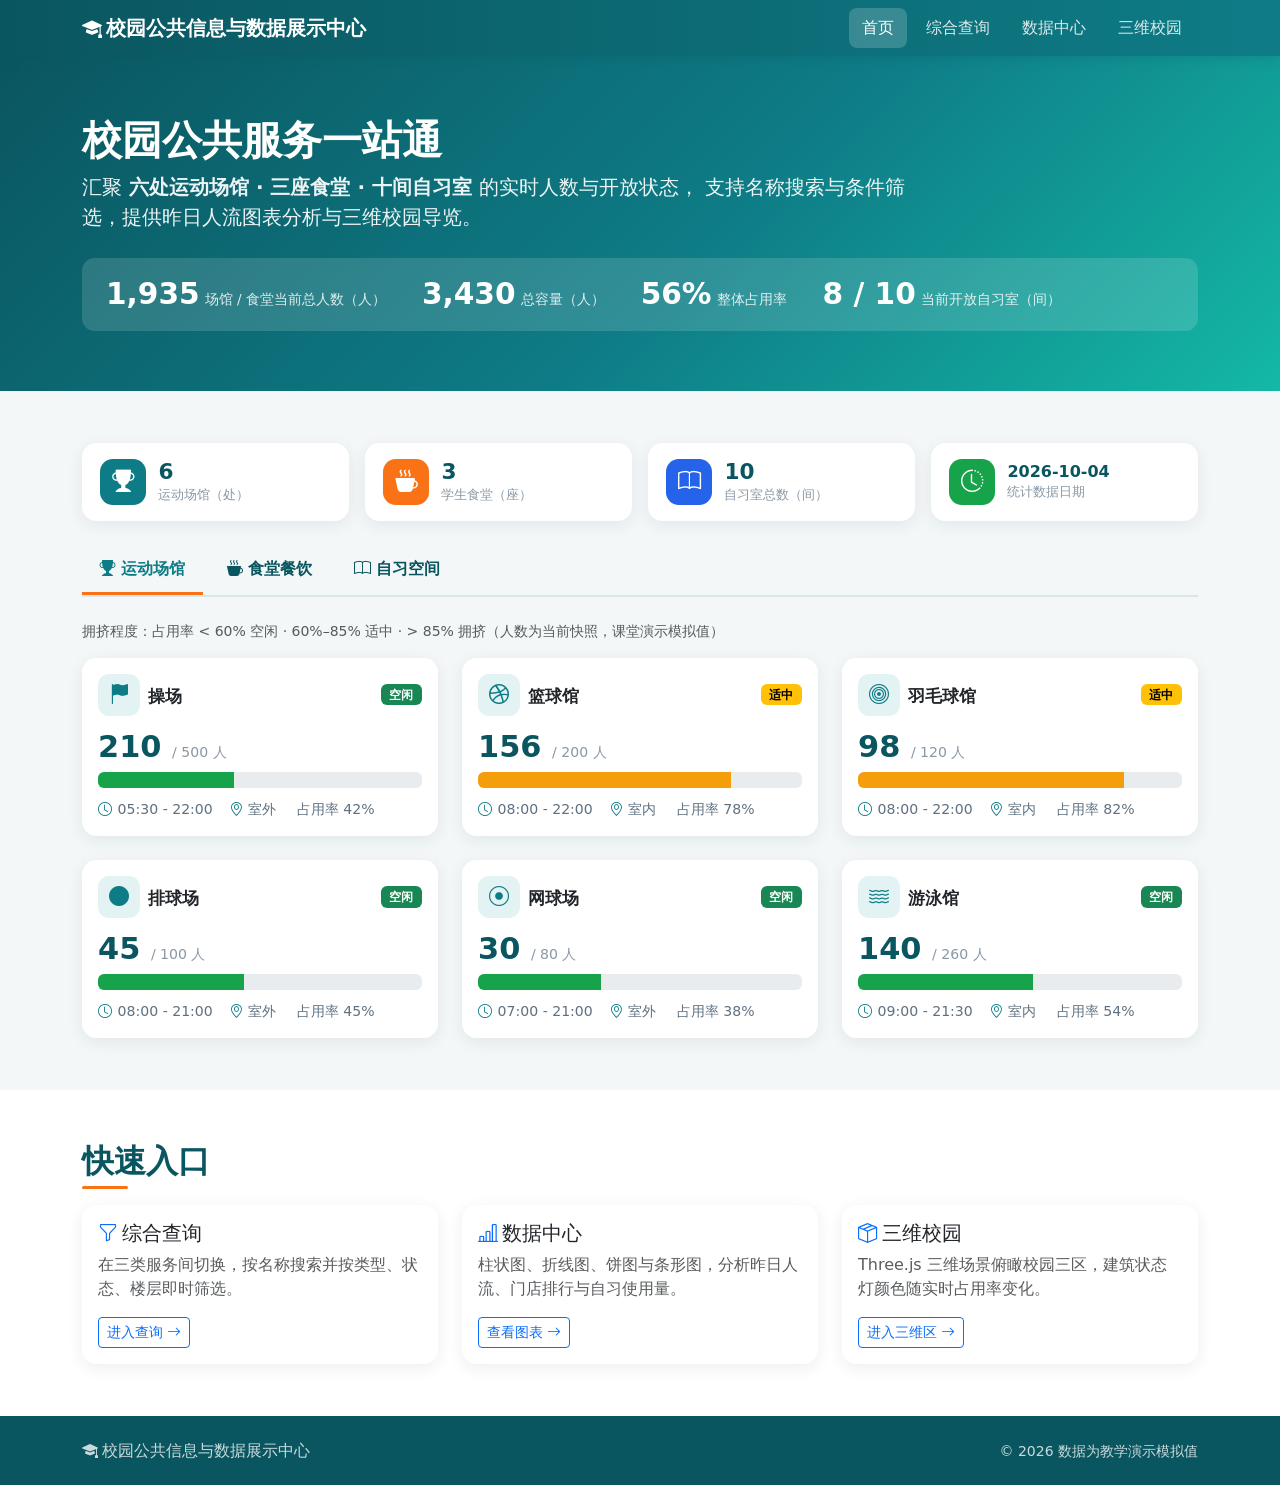
<file: index.html>
<!DOCTYPE html>
<html lang="zh-CN">

<head>
  <meta charset="UTF-8">
  <meta name="viewport" content="width=device-width, initial-scale=1.0">
  <title>校园公共信息与数据展示中心</title>
  <meta name="description" content="校园运动场馆、食堂餐饮与自习空间一体化信息与数据展示中心：实时人数、查询筛选、数据图表与三维校园导览">

  <link href="https://cdn.jsdelivr.net/npm/bootstrap@5.3.3/dist/css/bootstrap.min.css" rel="stylesheet">
  <link href="https://cdn.jsdelivr.net/npm/bootstrap-icons@1.11.3/font/bootstrap-icons.min.css" rel="stylesheet">
  <link href="css/style.css" rel="stylesheet">
</head>

<body>

  <div id="cdn-fail" class="alert alert-danger alert-ribbon d-none" role="alert">
    <i class="bi bi-wifi-off me-1"></i>CDN 资源加载失败（可能处于断网状态），样式或图表可能不可用，请检查网络后刷新页面。
  </div>

  <nav class="navbar navbar-expand-lg navbar-dark brand-nav sticky-top">
    <div class="container">
      <a class="navbar-brand fw-bold" href="index.html">
        <i class="bi bi-mortarboard-fill me-1"></i>校园公共信息与数据展示中心
      </a>
      <button class="navbar-toggler" type="button" data-bs-toggle="collapse" data-bs-target="#navMenu"
        aria-controls="navMenu" aria-expanded="false" aria-label="切换导航">
        <span class="navbar-toggler-icon"></span>
      </button>
      <div class="collapse navbar-collapse" id="navMenu">
        <ul class="navbar-nav ms-auto mb-2 mb-lg-0">
          <li class="nav-item"><a class="nav-link active" aria-current="page" href="index.html">首页</a></li>
          <li class="nav-item"><a class="nav-link" href="query.html">综合查询</a></li>
          <li class="nav-item"><a class="nav-link" href="stats.html">数据中心</a></li>
          <li class="nav-item"><a class="nav-link" href="three-d/scene.html">三维校园</a></li>
        </ul>
      </div>
    </div>
  </nav>

  <header class="hero">
    <div class="container">
      <h1 class="display-6">校园公共服务一站通</h1>
      <p class="lead col-lg-9 mb-0">
        汇聚<span class="fw-bold"> 六处运动场馆 · 三座食堂 · 十间自习室 </span>的实时人数与开放状态，
        支持名称搜索与条件筛选，提供昨日人流图表分析与三维校园导览。
      </p>
      <div class="campus-summary">
        <div class="campus-summary-item">
          <span class="summary-num" id="sum-current">-</span>
          <span class="summary-label">场馆 / 食堂当前总人数（人）</span>
        </div>
        <div class="campus-summary-item">
          <span class="summary-num" id="sum-capacity">-</span>
          <span class="summary-label">总容量（人）</span>
        </div>
        <div class="campus-summary-item">
          <span class="summary-num" id="sum-rate">-</span>
          <span class="summary-label">整体占用率</span>
        </div>
        <div class="campus-summary-item">
          <span class="summary-num" id="sum-rooms">-</span>
          <span class="summary-label">当前开放自习室（间）</span>
        </div>
      </div>
    </div>
  </header>

  <main>
    <!-- 业态速览 -->
    <section class="section">
      <div class="container">
        <div class="row g-3 mb-4">
          <div class="col-6 col-lg-3">
            <div class="mini-stat">
              <span class="mini-icon" style="background:#0e7c86"><i class="bi bi-trophy-fill"></i></span>
              <div>
                <div class="mini-num" id="mini-venues">-</div>
                <div class="mini-label">运动场馆（处）</div>
              </div>
            </div>
          </div>
          <div class="col-6 col-lg-3">
            <div class="mini-stat">
              <span class="mini-icon" style="background:#f97316"><i class="bi bi-cup-hot-fill"></i></span>
              <div>
                <div class="mini-num" id="mini-canteens">-</div>
                <div class="mini-label">学生食堂（座）</div>
              </div>
            </div>
          </div>
          <div class="col-6 col-lg-3">
            <div class="mini-stat">
              <span class="mini-icon" style="background:#2563eb"><i class="bi bi-book"></i></span>
              <div>
                <div class="mini-num" id="mini-rooms">-</div>
                <div class="mini-label">自习室总数（间）</div>
              </div>
            </div>
          </div>
          <div class="col-6 col-lg-3">
            <div class="mini-stat">
              <span class="mini-icon" style="background:#16a34a"><i class="bi bi-clock-history"></i></span>
              <div>
                <div class="mini-num" id="mini-date" style="font-size:1rem">-</div>
                <div class="mini-label">统计数据日期</div>
              </div>
            </div>
          </div>
        </div>

        <ul class="nav nav-pills cat-tabs" id="catTab" role="tablist">
          <li class="nav-item" role="presentation">
            <button class="nav-link active" id="tab-sports" data-bs-toggle="tab" data-bs-target="#pane-sports"
              type="button" role="tab" aria-controls="pane-sports" aria-selected="true">
              <i class="bi bi-trophy-fill"></i>运动场馆
            </button>
          </li>
          <li class="nav-item" role="presentation">
            <button class="nav-link" id="tab-canteen" data-bs-toggle="tab" data-bs-target="#pane-canteen"
              type="button" role="tab" aria-controls="pane-canteen" aria-selected="false">
              <i class="bi bi-cup-hot-fill"></i>食堂餐饮
            </button>
          </li>
          <li class="nav-item" role="presentation">
            <button class="nav-link" id="tab-room" data-bs-toggle="tab" data-bs-target="#pane-room"
              type="button" role="tab" aria-controls="pane-room" aria-selected="false">
              <i class="bi bi-book"></i>自习空间
            </button>
          </li>
        </ul>

        <div class="tab-content pt-4">
          <div class="tab-pane fade show active" id="pane-sports" role="tabpanel" aria-labelledby="tab-sports">
            <p class="text-muted small mb-3">
              拥挤程度：占用率 &lt; 60% 空闲 · 60%–85% 适中 · &gt; 85% 拥挤（人数为当前快照，课堂演示模拟值）
            </p>
            <div id="venue-list" class="row g-4"></div>
          </div>
          <div class="tab-pane fade" id="pane-canteen" role="tabpanel" aria-labelledby="tab-canteen">
            <p class="text-muted small mb-3">
              三座食堂的当前在堂人数与占用率，门店客流排行与分时段人流请见“数据中心”。
            </p>
            <div id="canteen-list" class="row g-4"></div>
          </div>
          <div class="tab-pane fade" id="pane-room" role="tabpanel" aria-labelledby="tab-room">
            <p class="text-muted small mb-3">
              进度条表示本周使用量相对最高自习室的比例；维护或闭馆的自习室以灰色卡片展示。
            </p>
            <div id="room-list" class="row g-4"></div>
          </div>
        </div>

        <div id="data-empty" class="placeholder-block d-none mt-3">
          <i class="bi bi-inboxes"></i>
          <p class="mb-0">暂无数据，请检查 data/data.json 内容后刷新页面。</p>
        </div>
      </div>
    </section>

    <!-- 快速入口 -->
    <section class="section section-alt">
      <div class="container">
        <h2 class="section-title">快速入口</h2>
        <div class="row g-4 pt-2">
          <div class="col-sm-6 col-lg-4">
            <div class="card service-card">
              <div class="card-body">
                <h5><i class="bi bi-funnel me-1 text-primary"></i>综合查询</h5>
                <p class="text-muted mb-3">在三类服务间切换，按名称搜索并按类型、状态、楼层即时筛选。</p>
                <a href="query.html" class="btn btn-sm btn-outline-primary">进入查询 <i class="bi bi-arrow-right"></i></a>
              </div>
            </div>
          </div>
          <div class="col-sm-6 col-lg-4">
            <div class="card service-card">
              <div class="card-body">
                <h5><i class="bi bi-bar-chart-line me-1 text-primary"></i>数据中心</h5>
                <p class="text-muted mb-3">柱状图、折线图、饼图与条形图，分析昨日人流、门店排行与自习使用量。</p>
                <a href="stats.html" class="btn btn-sm btn-outline-primary">查看图表 <i class="bi bi-arrow-right"></i></a>
              </div>
            </div>
          </div>
          <div class="col-sm-6 col-lg-4">
            <div class="card service-card">
              <div class="card-body">
                <h5><i class="bi bi-box-seam me-1 text-primary"></i>三维校园</h5>
                <p class="text-muted mb-3">Three.js 三维场景俯瞰校园三区，建筑状态灯颜色随实时占用率变化。</p>
                <a href="three-d/scene.html" class="btn btn-sm btn-outline-primary">进入三维区 <i class="bi bi-arrow-right"></i></a>
              </div>
            </div>
          </div>
        </div>
      </div>
    </section>
  </main>

  <footer class="site-footer">
    <div class="container d-flex flex-column flex-md-row justify-content-between align-items-center gap-2">
      <span class="mb-0"><i class="bi bi-mortarboard-fill me-1"></i>校园公共信息与数据展示中心</span>
      <span class="mb-0"><small>© <span id="year"></span> 数据为教学演示模拟值</small></span>
    </div>
  </footer>

  <script src="https://cdn.jsdelivr.net/npm/jquery@3.7.1/dist/jquery.min.js"></script>
  <script src="https://cdn.jsdelivr.net/npm/bootstrap@5.3.3/dist/js/bootstrap.bundle.min.js"></script>
  <script src="js/common.js"></script>
  <script src="js/index.js"></script>
  <script>
    window.addEventListener('load', function () {
      if (!window.jQuery || !window.bootstrap || !window.CampusData) {
        document.getElementById('cdn-fail').classList.remove('d-none');
      }
    });
  </script>
</body>

</html>
</file>
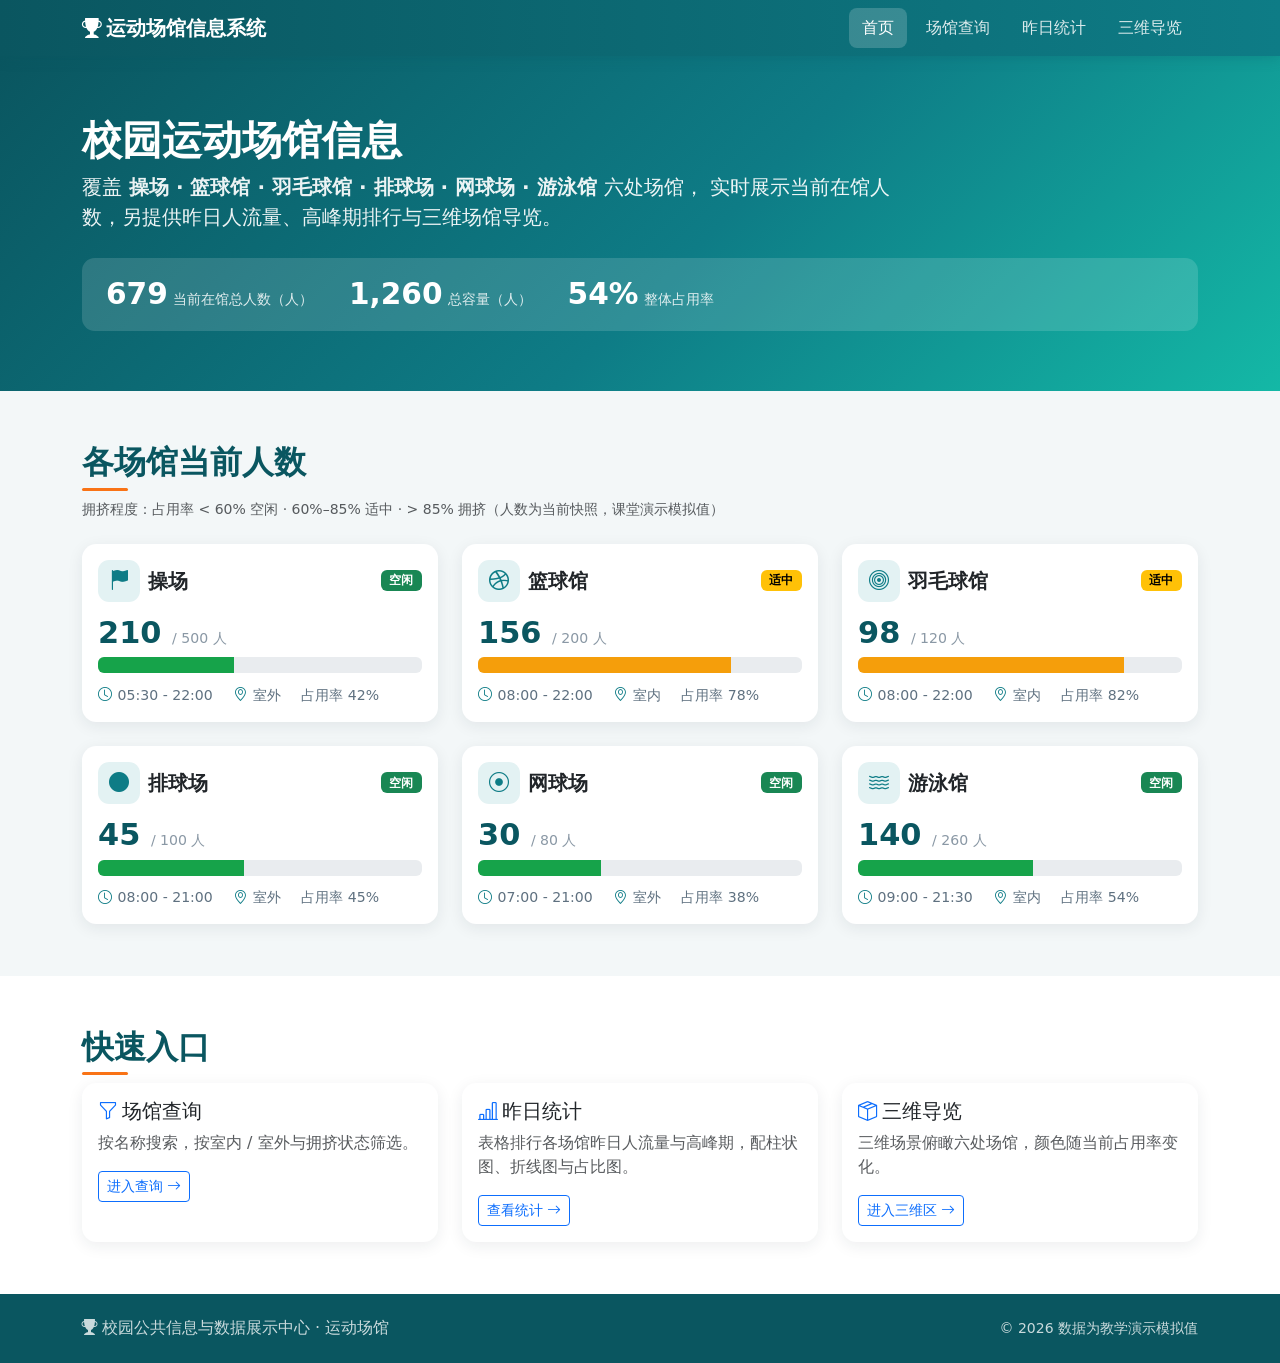
<file: sports/index.html>
<!DOCTYPE html>
<html lang="zh-CN">

<head>
  <meta charset="UTF-8">
  <meta name="viewport" content="width=device-width, initial-scale=1.0">
  <title>校园运动场馆信息系统</title>
  <meta name="description" content="校园公共信息与数据展示中心 · 运动场馆：实时在馆人数、昨日人流量与高峰期排行、三维场馆导览">

  <link href="https://cdn.jsdelivr.net/npm/bootstrap@5.3.3/dist/css/bootstrap.min.css" rel="stylesheet">
  <link href="https://cdn.jsdelivr.net/npm/bootstrap-icons@1.11.3/font/bootstrap-icons.min.css" rel="stylesheet">
  <link href="css/style.css" rel="stylesheet">
</head>

<body>

  <div id="cdn-fail" class="alert alert-danger alert-ribbon d-none" role="alert">
    <i class="bi bi-wifi-off me-1"></i>CDN 资源加载失败（可能处于断网状态），样式或图表可能不可用，请检查网络后刷新页面。
  </div>

  <nav class="navbar navbar-expand-lg navbar-dark brand-nav sticky-top">
    <div class="container">
      <a class="navbar-brand fw-bold" href="index.html">
        <i class="bi bi-trophy-fill me-1"></i>运动场馆信息系统
      </a>
      <button class="navbar-toggler" type="button" data-bs-toggle="collapse" data-bs-target="#navMenu"
        aria-controls="navMenu" aria-expanded="false" aria-label="切换导航">
        <span class="navbar-toggler-icon"></span>
      </button>
      <div class="collapse navbar-collapse" id="navMenu">
        <ul class="navbar-nav ms-auto mb-2 mb-lg-0">
          <li class="nav-item"><a class="nav-link active" aria-current="page" href="index.html">首页</a></li>
          <li class="nav-item"><a class="nav-link" href="venues.html">场馆查询</a></li>
          <li class="nav-item"><a class="nav-link" href="stats.html">昨日统计</a></li>
          <li class="nav-item"><a class="nav-link" href="three-d/scene.html">三维导览</a></li>
        </ul>
      </div>
    </div>
  </nav>

  <header class="hero">
    <div class="container">
      <h1 class="display-6">校园运动场馆信息</h1>
      <p class="lead col-lg-9 mb-0">
        覆盖<span class="fw-bold"> 操场 · 篮球馆 · 羽毛球馆 · 排球场 · 网球场 · 游泳馆 </span>六处场馆，
        实时展示当前在馆人数，另提供昨日人流量、高峰期排行与三维场馆导览。
      </p>
      <div class="campus-summary">
        <div class="campus-summary-item">
          <span class="summary-num" id="sum-current">-</span>
          <span class="summary-label">当前在馆总人数（人）</span>
        </div>
        <div class="campus-summary-item">
          <span class="summary-num" id="sum-capacity">-</span>
          <span class="summary-label">总容量（人）</span>
        </div>
        <div class="campus-summary-item">
          <span class="summary-num" id="sum-rate">-</span>
          <span class="summary-label">整体占用率</span>
        </div>
      </div>
    </div>
  </header>

  <main>
    <section class="section">
      <div class="container">
        <h2 class="section-title">各场馆当前人数</h2>
        <p class="text-muted small mb-4">
          拥挤程度：占用率 &lt; 60% 空闲 · 60%–85% 适中 · &gt; 85% 拥挤（人数为当前快照，课堂演示模拟值）
        </p>
        <div id="venue-list" class="row g-4"></div>
        <div id="venue-empty" class="placeholder-block d-none">
          <i class="bi bi-inboxes"></i>
          <p class="mb-0">暂无场馆数据，请检查 data/data.json 内容后刷新页面。</p>
        </div>
      </div>
    </section>

    <section class="section section-alt">
      <div class="container">
        <h2 class="section-title">快速入口</h2>
        <div class="row g-4">
          <div class="col-sm-6 col-lg-4">
            <div class="card venue-card">
              <div class="card-body">
                <h5><i class="bi bi-funnel me-1 text-primary"></i>场馆查询</h5>
                <p class="text-muted mb-3">按名称搜索，按室内 / 室外与拥挤状态筛选。</p>
                <a href="venues.html" class="btn btn-sm btn-outline-primary">进入查询 <i class="bi bi-arrow-right"></i></a>
              </div>
            </div>
          </div>
          <div class="col-sm-6 col-lg-4">
            <div class="card venue-card">
              <div class="card-body">
                <h5><i class="bi bi-bar-chart-line me-1 text-primary"></i>昨日统计</h5>
                <p class="text-muted mb-3">表格排行各场馆昨日人流量与高峰期，配柱状图、折线图与占比图。</p>
                <a href="stats.html" class="btn btn-sm btn-outline-primary">查看统计 <i class="bi bi-arrow-right"></i></a>
              </div>
            </div>
          </div>
          <div class="col-sm-6 col-lg-4">
            <div class="card venue-card">
              <div class="card-body">
                <h5><i class="bi bi-box-seam me-1 text-primary"></i>三维导览</h5>
                <p class="text-muted mb-3">三维场景俯瞰六处场馆，颜色随当前占用率变化。</p>
                <a href="three-d/scene.html" class="btn btn-sm btn-outline-primary">进入三维区 <i class="bi bi-arrow-right"></i></a>
              </div>
            </div>
          </div>
        </div>
      </div>
    </section>
  </main>

  <footer class="site-footer">
    <div class="container d-flex flex-column flex-md-row justify-content-between align-items-center gap-2">
      <span class="mb-0"><i class="bi bi-trophy-fill me-1"></i>校园公共信息与数据展示中心 · 运动场馆</span>
      <span class="mb-0"><small>© <span id="year"></span> 数据为教学演示模拟值</small></span>
    </div>
  </footer>

  <script src="https://cdn.jsdelivr.net/npm/jquery@3.7.1/dist/jquery.min.js"></script>
  <script src="https://cdn.jsdelivr.net/npm/bootstrap@5.3.3/dist/js/bootstrap.bundle.min.js"></script>
  <script src="js/common.js"></script>
  <script src="js/index.js"></script>
  <script>
    window.addEventListener('load', function () {
      if (!window.jQuery || !window.bootstrap || !window.SportsData) {
        document.getElementById('cdn-fail').classList.remove('d-none');
      }
    });
  </script>
</body>

</html>
</file>
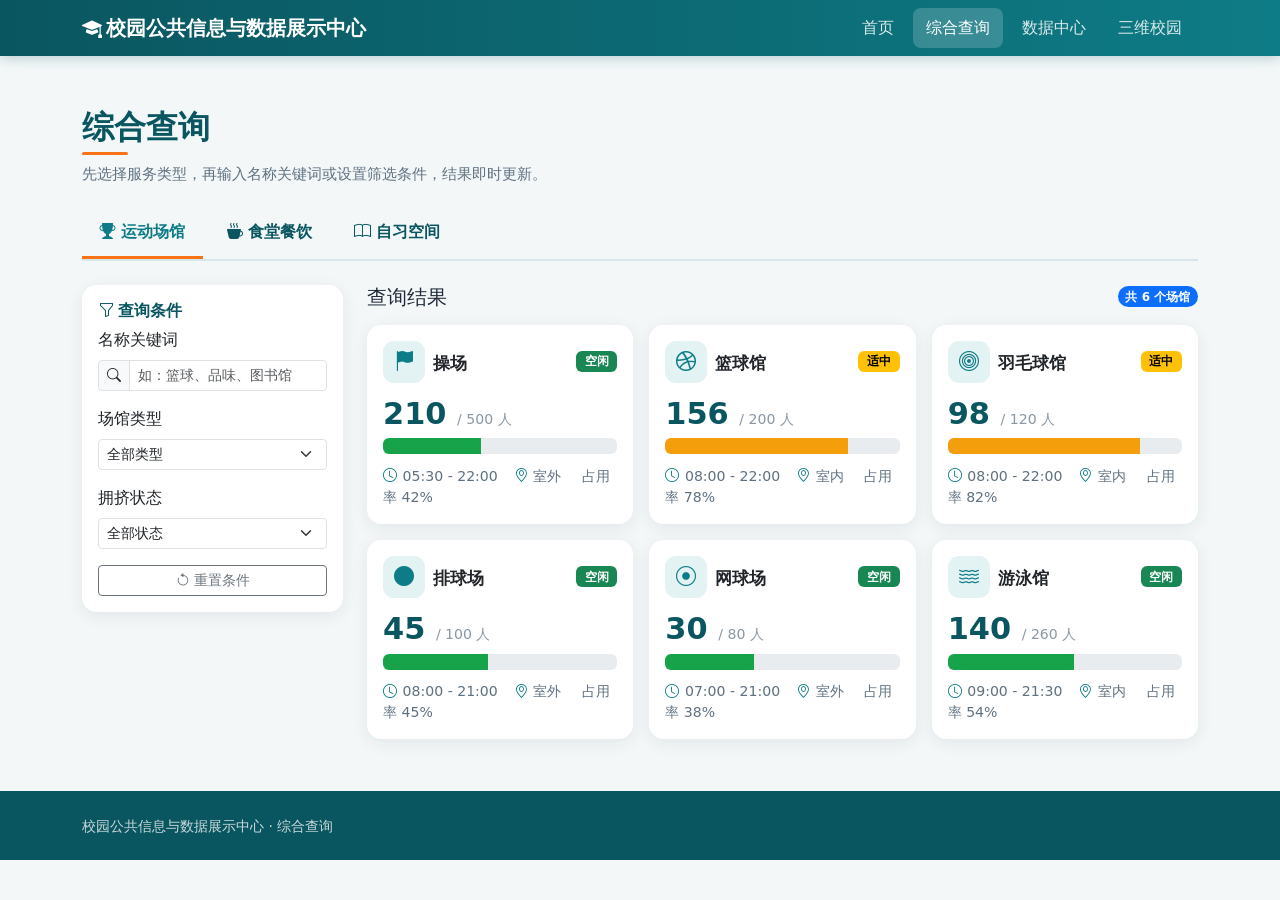
<file: query.html>
<!DOCTYPE html>
<html lang="zh-CN">

<head>
  <meta charset="UTF-8">
  <meta name="viewport" content="width=device-width, initial-scale=1.0">
  <title>综合查询 · 校园公共信息与数据展示中心</title>
  <meta name="description" content="在运动场馆、食堂、自习室之间切换，按名称搜索并按类型、拥挤状态、楼层、开放状态筛选">

  <link href="https://cdn.jsdelivr.net/npm/bootstrap@5.3.3/dist/css/bootstrap.min.css" rel="stylesheet">
  <link href="https://cdn.jsdelivr.net/npm/bootstrap-icons@1.11.3/font/bootstrap-icons.min.css" rel="stylesheet">
  <link href="css/style.css" rel="stylesheet">
</head>

<body>

  <div id="cdn-fail" class="alert alert-danger alert-ribbon d-none" role="alert">
    <i class="bi bi-wifi-off me-1"></i>CDN 资源加载失败（可能处于断网状态），请检查网络后刷新页面。
  </div>

  <nav class="navbar navbar-expand-lg navbar-dark brand-nav sticky-top">
    <div class="container">
      <a class="navbar-brand fw-bold" href="index.html"><i class="bi bi-mortarboard-fill me-1"></i>校园公共信息与数据展示中心</a>
      <button class="navbar-toggler" type="button" data-bs-toggle="collapse" data-bs-target="#navMenu"
        aria-controls="navMenu" aria-expanded="false" aria-label="切换导航">
        <span class="navbar-toggler-icon"></span>
      </button>
      <div class="collapse navbar-collapse" id="navMenu">
        <ul class="navbar-nav ms-auto mb-2 mb-lg-0">
          <li class="nav-item"><a class="nav-link" href="index.html">首页</a></li>
          <li class="nav-item"><a class="nav-link active" aria-current="page" href="query.html">综合查询</a></li>
          <li class="nav-item"><a class="nav-link" href="stats.html">数据中心</a></li>
          <li class="nav-item"><a class="nav-link" href="three-d/scene.html">三维校园</a></li>
        </ul>
      </div>
    </div>
  </nav>

  <main class="section">
    <div class="container">
      <h2 class="section-title">综合查询</h2>
      <p class="section-sub mb-4">先选择服务类型，再输入名称关键词或设置筛选条件，结果即时更新。</p>

      <ul class="nav nav-pills cat-tabs" id="catTab" role="tablist">
        <li class="nav-item" role="presentation">
          <button class="nav-link active" data-cat="sports" type="button" role="tab" aria-selected="true">
            <i class="bi bi-trophy-fill"></i>运动场馆
          </button>
        </li>
        <li class="nav-item" role="presentation">
          <button class="nav-link" data-cat="canteen" type="button" role="tab" aria-selected="false">
            <i class="bi bi-cup-hot-fill"></i>食堂餐饮
          </button>
        </li>
        <li class="nav-item" role="presentation">
          <button class="nav-link" data-cat="rooms" type="button" role="tab" aria-selected="false">
            <i class="bi bi-book"></i>自习空间
          </button>
        </li>
      </ul>

      <div class="row g-4 pt-4">
        <!-- 筛选条件 -->
        <div class="col-lg-3">
          <div class="card filter-card">
            <div class="card-body">
              <h6 class="filter-title"><i class="bi bi-funnel me-1"></i>查询条件</h6>

              <label for="q-name" class="form-label">名称关键词</label>
              <div class="input-group input-group-sm mb-3">
                <span class="input-group-text"><i class="bi bi-search"></i></span>
                <input id="q-name" type="search" class="form-control" placeholder="如：篮球、品味、图书馆">
              </div>

              <!-- 运动场馆条件 -->
              <div class="filter-group active" data-group="sports">
                <label for="q-type" class="form-label">场馆类型</label>
                <select id="q-type" class="form-select form-select-sm mb-3">
                  <option value="all" selected>全部类型</option>
                  <option value="室内">室内</option>
                  <option value="室外">室外</option>
                </select>

                <label for="q-level" class="form-label">拥挤状态</label>
                <select id="q-level" class="form-select form-select-sm mb-3">
                  <option value="all" selected>全部状态</option>
                  <option value="ok">空闲</option>
                  <option value="warn">适中</option>
                  <option value="busy">拥挤</option>
                </select>
              </div>

              <!-- 食堂条件 -->
              <div class="filter-group" data-group="canteen">
                <label for="q-clevel" class="form-label">拥挤状态</label>
                <select id="q-clevel" class="form-select form-select-sm mb-3">
                  <option value="all" selected>全部状态</option>
                  <option value="ok">空闲</option>
                  <option value="warn">适中</option>
                  <option value="busy">拥挤</option>
                </select>
              </div>

              <!-- 自习室条件 -->
              <div class="filter-group" data-group="rooms">
                <label for="q-floor" class="form-label">所在楼层</label>
                <select id="q-floor" class="form-select form-select-sm mb-3">
                  <option value="all" selected>全部楼层</option>
                </select>

                <label for="q-status" class="form-label">开放状态</label>
                <select id="q-status" class="form-select form-select-sm mb-3">
                  <option value="all" selected>全部状态</option>
                  <option value="open">开放中</option>
                  <option value="closed">已关闭</option>
                </select>
              </div>

              <button id="q-reset" type="button" class="btn btn-sm btn-outline-secondary w-100">
                <i class="bi bi-arrow-counterclockwise me-1"></i>重置条件
              </button>
            </div>
          </div>
        </div>

        <!-- 查询结果 -->
        <div class="col-lg-9">
          <div class="d-flex justify-content-between align-items-center mb-3">
            <h5 class="mb-0">查询结果</h5>
            <span id="result-count" class="badge rounded-pill text-bg-primary">共 0 项</span>
          </div>
          <div id="result-list" class="row g-3"></div>
          <div id="result-empty" class="placeholder-block d-none">
            <i class="bi bi-search-heart"></i>
            <p class="mb-0">没有符合条件的结果，请放宽关键词或筛选条件。</p>
          </div>
        </div>
      </div>
    </div>
  </main>

  <footer class="site-footer">
    <div class="container"><span class="mb-0"><small>校园公共信息与数据展示中心 · 综合查询</small></span></div>
  </footer>

  <script src="https://cdn.jsdelivr.net/npm/jquery@3.7.1/dist/jquery.min.js"></script>
  <script src="https://cdn.jsdelivr.net/npm/bootstrap@5.3.3/dist/js/bootstrap.bundle.min.js"></script>
  <script src="js/common.js"></script>
  <script src="js/query.js"></script>
  <script>
    window.addEventListener('load', function () {
      if (!window.jQuery || !window.bootstrap || !window.CampusData) {
        document.getElementById('cdn-fail').classList.remove('d-none');
      }
    });
  </script>
</body>

</html>
</file>
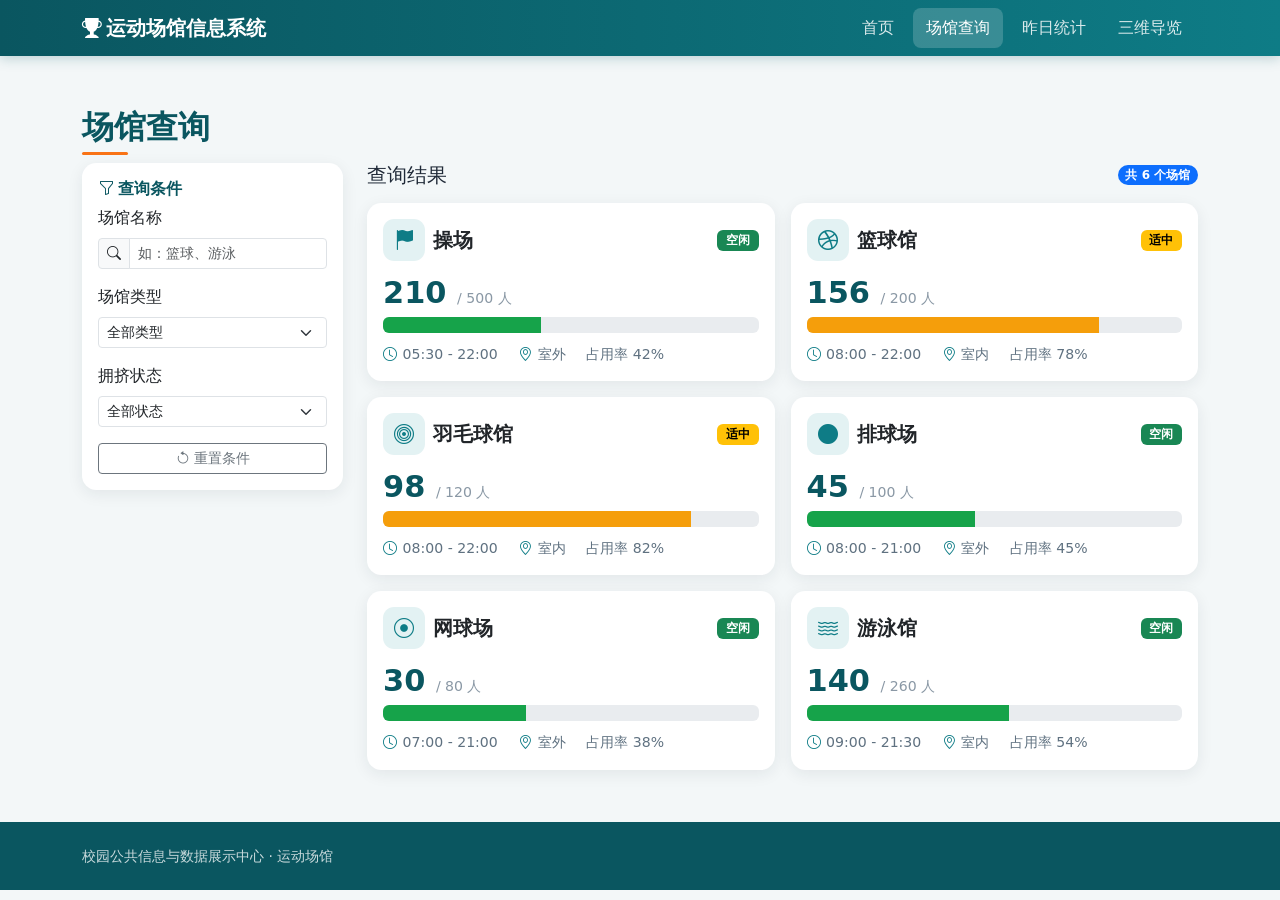
<file: sports/venues.html>
<!DOCTYPE html>
<html lang="zh-CN">

<head>
  <meta charset="UTF-8">
  <meta name="viewport" content="width=device-width, initial-scale=1.0">
  <title>场馆查询 · 运动场馆信息系统</title>
  <meta name="description" content="按名称搜索、按类型与拥挤状态筛选校园运动场馆">

  <link href="https://cdn.jsdelivr.net/npm/bootstrap@5.3.3/dist/css/bootstrap.min.css" rel="stylesheet">
  <link href="https://cdn.jsdelivr.net/npm/bootstrap-icons@1.11.3/font/bootstrap-icons.min.css" rel="stylesheet">
  <link href="css/style.css" rel="stylesheet">
</head>

<body>

  <div id="cdn-fail" class="alert alert-danger alert-ribbon d-none" role="alert">
    <i class="bi bi-wifi-off me-1"></i>CDN 资源加载失败（可能处于断网状态），请检查网络后刷新页面。
  </div>

  <nav class="navbar navbar-expand-lg navbar-dark brand-nav sticky-top">
    <div class="container">
      <a class="navbar-brand fw-bold" href="index.html"><i class="bi bi-trophy-fill me-1"></i>运动场馆信息系统</a>
      <button class="navbar-toggler" type="button" data-bs-toggle="collapse" data-bs-target="#navMenu"
        aria-controls="navMenu" aria-expanded="false" aria-label="切换导航">
        <span class="navbar-toggler-icon"></span>
      </button>
      <div class="collapse navbar-collapse" id="navMenu">
        <ul class="navbar-nav ms-auto mb-2 mb-lg-0">
          <li class="nav-item"><a class="nav-link" href="index.html">首页</a></li>
          <li class="nav-item"><a class="nav-link active" aria-current="page" href="venues.html">场馆查询</a></li>
          <li class="nav-item"><a class="nav-link" href="stats.html">昨日统计</a></li>
          <li class="nav-item"><a class="nav-link" href="three-d/scene.html">三维导览</a></li>
        </ul>
      </div>
    </div>
  </nav>

  <main class="section">
    <div class="container">
      <h2 class="section-title">场馆查询</h2>

      <div class="row g-4">
        <!-- 筛选条件 -->
        <div class="col-lg-3">
          <div class="card filter-card">
            <div class="card-body">
              <h6 class="filter-title"><i class="bi bi-funnel me-1"></i>查询条件</h6>

              <label for="q-name" class="form-label">场馆名称</label>
              <div class="input-group input-group-sm mb-3">
                <span class="input-group-text"><i class="bi bi-search"></i></span>
                <input id="q-name" type="search" class="form-control" placeholder="如：篮球、游泳">
              </div>

              <label for="q-type" class="form-label">场馆类型</label>
              <select id="q-type" class="form-select form-select-sm mb-3">
                <option value="all" selected>全部类型</option>
                <option value="室内">室内</option>
                <option value="室外">室外</option>
              </select>

              <label for="q-level" class="form-label">拥挤状态</label>
              <select id="q-level" class="form-select form-select-sm mb-3">
                <option value="all" selected>全部状态</option>
                <option value="ok">空闲</option>
                <option value="warn">适中</option>
                <option value="busy">拥挤</option>
              </select>

              <button id="q-reset" type="button" class="btn btn-sm btn-outline-secondary w-100">
                <i class="bi bi-arrow-counterclockwise me-1"></i>重置条件
              </button>
            </div>
          </div>
        </div>

        <!-- 查询结果 -->
        <div class="col-lg-9">
          <div class="d-flex justify-content-between align-items-center mb-3">
            <h5 class="mb-0">查询结果</h5>
            <span id="result-count" class="badge rounded-pill text-bg-primary">共 0 个场馆</span>
          </div>
          <div id="venue-list" class="row g-3"></div>
          <div id="result-empty" class="placeholder-block d-none">
            <i class="bi bi-search-heart"></i>
            <p class="mb-0">没有符合条件的场馆，请放宽搜索关键词或筛选条件。</p>
          </div>
        </div>
      </div>
    </div>
  </main>

  <footer class="site-footer">
    <div class="container"><span class="mb-0"><small>校园公共信息与数据展示中心 · 运动场馆</small></span></div>
  </footer>

  <script src="https://cdn.jsdelivr.net/npm/jquery@3.7.1/dist/jquery.min.js"></script>
  <script src="https://cdn.jsdelivr.net/npm/bootstrap@5.3.3/dist/js/bootstrap.bundle.min.js"></script>
  <script src="js/common.js"></script>
  <script src="js/venues.js"></script>
  <script>
    window.addEventListener('load', function () {
      if (!window.jQuery || !window.bootstrap || !window.SportsData) {
        document.getElementById('cdn-fail').classList.remove('d-none');
      }
    });
  </script>
</body>

</html>
</file>
<file: css/style.css>
/* ==========================================================================
   校园公共信息与数据展示中心 · 公共样式
   引入位置：Bootstrap CSS 之后（只做主题增强，不整体覆盖 Bootstrap）
   首页 / 综合查询 / 数据中心 / 三维校园 四个页面共用本文件。
   ========================================================================== */

:root {
  --brand: #0e7c86;
  --brand-dark: #0a5660;
  --brand-light: #e3f2f3;
  --accent: #f97316;
  --ok: #16a34a;
  --warn: #f59e0b;
  --busy: #dc2626;
  --ink: #1f2937;
  --bg-soft: #f3f7f8;
}

html {
  scroll-behavior: smooth;
  overflow-x: hidden; /* 与 body 同时裁剪，避免 body 的 overflow 传播到视口后整页被撑宽 */
}

body {
  font-family: "PingFang SC", "Microsoft YaHei", "Segoe UI", system-ui, -apple-system, sans-serif;
  color: var(--ink);
  background: var(--bg-soft);
  overflow-x: hidden; /* 自查：375 / 768 / 1200 三档宽度下无横向滚动条 */
}

/* --------------------------------------------------------------------------
   断网 / CDN 失败提示条
   -------------------------------------------------------------------------- */
.alert-ribbon {
  position: fixed;
  top: 0;
  left: 0;
  right: 0;
  z-index: 2000;
  margin: 0;
  border-radius: 0;
  text-align: center;
}

/* --------------------------------------------------------------------------
   统一导航（四个页面共用）
   -------------------------------------------------------------------------- */
.brand-nav {
  background: linear-gradient(90deg, var(--brand-dark), var(--brand));
  box-shadow: 0 2px 12px rgba(10, 86, 96, .25);
}

.brand-nav .nav-link {
  color: rgba(255, 255, 255, .85);
  font-weight: 500;
  margin: 0 .2rem;
  padding-left: .8rem !important;
  padding-right: .8rem !important;
  border-radius: .5rem;
}

.brand-nav .nav-link:hover,
.brand-nav .nav-link.active {
  color: #fff;
  background: rgba(255, 255, 255, .18);
}

/* --------------------------------------------------------------------------
   Hero 与汇总条
   -------------------------------------------------------------------------- */
.hero {
  color: #fff;
  background: linear-gradient(135deg, var(--brand-dark) 0%, var(--brand) 55%, #14b8a6 100%);
  padding: 3.75rem 0;
}

.hero h1 {
  font-weight: 700;
}

.hero .lead {
  color: rgba(255, 255, 255, .92);
}

.campus-summary {
  display: flex;
  flex-wrap: wrap;
  gap: 2.25rem;
  margin-top: 1.6rem;
  padding: 1.2rem 1.5rem;
  background: rgba(255, 255, 255, .14);
  border-radius: .8rem;
}

.campus-summary-item {
  min-width: 0; /* 允许长中文标签在窄屏收缩换行，不撑破布局 */
}

.summary-num {
  font-size: 1.85rem;
  font-weight: 700;
  line-height: 1.2;
}

.summary-label {
  font-size: .85rem;
  color: rgba(255, 255, 255, .85);
}

/* --------------------------------------------------------------------------
   区块与标题
   -------------------------------------------------------------------------- */
.section {
  padding: 3.25rem 0;
}

.section-alt {
  background: #fff;
}

.section-title {
  font-weight: 700;
  color: var(--brand-dark);
  position: relative;
  padding-bottom: .55rem;
}

.section-title::after {
  content: "";
  position: absolute;
  left: 0;
  bottom: 0;
  width: 46px;
  height: 3px;
  background: var(--accent);
  border-radius: 2px;
}

.section-sub {
  color: #5f7180;
  font-size: .92rem;
}

/* --------------------------------------------------------------------------
   业态选项卡（首页 / 查询页共用）
   -------------------------------------------------------------------------- */
.cat-tabs {
  border-bottom: 2px solid #d7e6e8;
  gap: .4rem;
  flex-wrap: nowrap;
  overflow-x: auto;
}

.cat-tabs .nav-link {
  color: var(--brand-dark);
  font-weight: 600;
  border: 0;
  border-bottom: 3px solid transparent;
  border-radius: 0;
  padding: .7rem 1.1rem;
  white-space: nowrap;
  background: transparent;
}

.cat-tabs .nav-link:hover {
  color: var(--brand);
}

.cat-tabs .nav-link.active {
  color: var(--brand);
  border-bottom-color: var(--accent);
  background: transparent;
}

.cat-tabs .nav-link .bi {
  margin-right: .35rem;
}

/* --------------------------------------------------------------------------
   通用服务卡片（场馆 / 食堂 / 自习室共用骨架）
   -------------------------------------------------------------------------- */
.service-card {
  border: 0;
  border-radius: .9rem;
  box-shadow: 0 4px 16px rgba(31, 41, 55, .08);
  transition: transform .2s ease, box-shadow .2s ease;
  height: 100%;
}

.service-card:hover {
  transform: translateY(-4px);
  box-shadow: 0 10px 24px rgba(31, 41, 55, .14);
}

.service-head {
  display: flex;
  justify-content: space-between;
  align-items: center;
  margin-bottom: .9rem;
  gap: .5rem;
}

.service-name {
  font-weight: 700;
  margin: 0;
  font-size: 1.05rem;
}

.service-icon {
  width: 42px;
  height: 42px;
  border-radius: .7rem;
  display: inline-flex;
  align-items: center;
  justify-content: center;
  font-size: 1.25rem;
  background: var(--brand-light);
  color: var(--brand);
  margin-right: .5rem;
  flex: 0 0 auto;
}

.service-count {
  font-size: 1.9rem;
  font-weight: 700;
  color: var(--brand-dark);
  line-height: 1.1;
}

.service-count small {
  font-size: .88rem;
  font-weight: 400;
  color: #8a98a5;
}

.rate-ok .progress-bar { background: var(--ok); }
.rate-warn .progress-bar { background: var(--warn); }
.rate-busy .progress-bar { background: var(--busy); }

.service-meta {
  color: #5f7180;
  font-size: .88rem;
  margin-top: .7rem;
  margin-bottom: 0;
}

.service-meta .bi {
  color: var(--brand);
  margin-right: .35rem;
}

.level-badge {
  font-size: .78rem;
  padding: .35em .7em;
  flex: 0 0 auto;
}

/* 已关闭的自习室卡片 */
.service-card.is-closed {
  opacity: .72;
  background: #f6f7f8;
}

.service-card.is-closed .service-count {
  color: #8a98a5;
}

.room-tags {
  display: flex;
  flex-wrap: wrap;
  gap: .35rem;
  margin-top: .7rem;
}

.room-tag {
  font-size: .78rem;
  color: var(--brand-dark);
  background: var(--brand-light);
  border-radius: 1rem;
  padding: .2em .7em;
}

/* --------------------------------------------------------------------------
   首页小型统计条
   -------------------------------------------------------------------------- */
.mini-stat {
  display: flex;
  align-items: center;
  gap: .8rem;
  padding: 1rem 1.1rem;
  background: #fff;
  border-radius: .9rem;
  box-shadow: 0 4px 16px rgba(31, 41, 55, .08);
  height: 100%;
}

.mini-stat .mini-icon {
  width: 46px;
  height: 46px;
  border-radius: .8rem;
  display: inline-flex;
  align-items: center;
  justify-content: center;
  font-size: 1.4rem;
  color: #fff;
  flex: 0 0 auto;
}

.mini-stat .mini-num {
  font-size: 1.35rem;
  font-weight: 700;
  line-height: 1.15;
  color: var(--brand-dark);
}

.mini-stat .mini-label {
  font-size: .82rem;
  color: #8a98a5;
}

/* --------------------------------------------------------------------------
   筛选与查询
   -------------------------------------------------------------------------- */
.filter-card {
  border: 0;
  border-radius: .9rem;
  box-shadow: 0 4px 16px rgba(31, 41, 55, .08);
}

.filter-title {
  color: var(--brand-dark);
  font-weight: 600;
}

.filter-group {
  display: none;
}

.filter-group.active {
  display: block;
}

/* --------------------------------------------------------------------------
   统计表格
   -------------------------------------------------------------------------- */
.rank-no {
  display: inline-flex;
  align-items: center;
  justify-content: center;
  width: 26px;
  height: 26px;
  border-radius: 50%;
  background: #e6eef0;
  color: var(--brand-dark);
  font-weight: 700;
}

.rank-no.top1 { background: #fde68a; color: #92400e; }
.rank-no.top2 { background: #e5e7eb; color: #4b5563; }
.rank-no.top3 { background: #f5d7b8; color: #9a3412; }

.peak-tag {
  background: var(--brand-light);
  color: var(--brand-dark);
  border-radius: 1rem;
  padding: .2em .7em;
  font-size: .82rem;
  font-weight: 600;
}

/* --------------------------------------------------------------------------
   图表
   -------------------------------------------------------------------------- */
.chart-box {
  width: 100%;
  height: 400px;
}

.chart-box.chart-sm {
  height: 340px;
}

.chart-source {
  font-size: .85rem;
  margin-top: .5rem;
}

.chart-tabs {
  margin-bottom: 1.2rem;
}

/* --------------------------------------------------------------------------
   占位 / 错误提示
   -------------------------------------------------------------------------- */
.placeholder-block {
  border: 2px dashed #bfd8db;
  border-radius: .75rem;
  padding: 3rem 1rem;
  text-align: center;
  color: #6e969b;
  background: #fbfefe;
}

.placeholder-block .bi {
  font-size: 2.2rem;
  display: block;
  margin-bottom: .5rem;
}

/* --------------------------------------------------------------------------
   三维子页
   -------------------------------------------------------------------------- */
.scene-page {
  height: 100vh;
  display: flex;
  flex-direction: column;
  overflow: hidden;
}

.scene-wrap {
  flex: 1 1 auto;
  min-height: 0;
  position: relative;
}

#three-container {
  position: absolute;
  inset: 0;
}

#three-container canvas {
  display: block;
}

.scene-hud {
  position: absolute;
  top: 12px;
  left: 12px;
  right: 12px;
  z-index: 10;
  display: flex;
  justify-content: space-between;
  align-items: flex-start;
  gap: .5rem;
  flex-wrap: wrap;
  pointer-events: none;
}

.hud-card,
.hud-actions {
  pointer-events: auto;
}

.hud-card {
  background: rgba(255, 255, 255, .92);
  border-radius: .7rem;
  padding: .55rem .9rem;
  box-shadow: 0 2px 10px rgba(31, 41, 55, .15);
}

.hud-card h6 {
  color: var(--brand-dark);
  font-size: .9rem;
}

.hud-card p {
  font-size: .8rem;
  color: #54667a;
  margin: 0;
}

.hud-actions {
  display: flex;
  gap: .4rem;
  flex-wrap: wrap;
}

#btn-rotate.active {
  background: var(--brand);
  border-color: var(--brand);
  color: #fff;
}

.dot {
  display: inline-block;
  width: .65em;
  height: .65em;
  border-radius: 50%;
  margin: 0 .25em 0 .55em;
}

.dot-ok { background: var(--ok); }
.dot-warn { background: var(--warn); }
.dot-busy { background: var(--busy); }

.scene-legend {
  margin-top: .3rem;
}

.scene-loading {
  position: absolute;
  inset: 0;
  z-index: 20;
  display: flex;
  flex-direction: column;
  gap: .75rem;
  align-items: center;
  justify-content: center;
  background: #e8f3f4;
  color: var(--brand-dark);
}

/* --------------------------------------------------------------------------
   页脚
   -------------------------------------------------------------------------- */
.site-footer {
  background: var(--brand-dark);
  color: rgba(255, 255, 255, .78);
  padding: 1.4rem 0;
}

/* --------------------------------------------------------------------------
   响应式：手机 375px 档
   -------------------------------------------------------------------------- */
@media (max-width: 575.98px) {
  .brand-nav .navbar-brand {
    font-size: .95rem;
    max-width: 72%; /* 给汉堡按钮留位，长标题不溢出 */
  }

  .hero {
    padding: 2.6rem 0;
  }

  .hero h1 {
    font-size: 1.55rem;
  }

  .campus-summary {
    gap: 1.1rem 1.6rem;
    justify-content: space-between;
  }

  .campus-summary-item {
    flex: 1 1 calc(50% - .85rem);
  }

  .summary-num {
    font-size: 1.35rem;
  }

  .mini-stat > div {
    min-width: 0;
  }

  .section {
    padding: 2.4rem 0;
  }

  .chart-box,
  .chart-box.chart-sm {
    height: 300px;
  }

  .scene-hud {
    top: 8px;
    left: 8px;
    right: 8px;
  }

  .hud-card p {
    display: none;
  }
}
</file>
<file: sports/css/style.css>
/* ==========================================================================
   校园运动场馆信息系统 · 公共样式
   引入位置：Bootstrap CSS 之后（只做主题增强，不整体覆盖 Bootstrap）
   所有页面共用本文件。
   ========================================================================== */

:root {
  --brand: #0e7c86;
  --brand-dark: #0a5660;
  --brand-light: #e3f2f3;
  --accent: #f97316;
  --ok: #16a34a;
  --warn: #f59e0b;
  --busy: #dc2626;
  --ink: #1f2937;
  --bg-soft: #f3f7f8;
}

html {
  scroll-behavior: smooth;
}

body {
  font-family: "PingFang SC", "Microsoft YaHei", "Segoe UI", system-ui, -apple-system, sans-serif;
  color: var(--ink);
  background: var(--bg-soft);
  overflow-x: hidden; /* 自查：375 / 768 / 1200 三档宽度下无横向滚动条 */
}

/* --------------------------------------------------------------------------
   断网 / CDN 失败提示条
   -------------------------------------------------------------------------- */
.alert-ribbon {
  position: fixed;
  top: 0;
  left: 0;
  right: 0;
  z-index: 2000;
  margin: 0;
  border-radius: 0;
  text-align: center;
}

/* --------------------------------------------------------------------------
   统一导航（四个页面共用）
   -------------------------------------------------------------------------- */
.brand-nav {
  background: linear-gradient(90deg, var(--brand-dark), var(--brand));
  box-shadow: 0 2px 12px rgba(10, 86, 96, .25);
}

.brand-nav .nav-link {
  color: rgba(255, 255, 255, .85);
  font-weight: 500;
  margin: 0 .2rem;
  padding-left: .8rem !important;
  padding-right: .8rem !important;
  border-radius: .5rem;
}

.brand-nav .nav-link:hover,
.brand-nav .nav-link.active {
  color: #fff;
  background: rgba(255, 255, 255, .18);
}

/* --------------------------------------------------------------------------
   Hero 与汇总条
   -------------------------------------------------------------------------- */
.hero {
  color: #fff;
  background: linear-gradient(135deg, var(--brand-dark) 0%, var(--brand) 55%, #14b8a6 100%);
  padding: 3.75rem 0;
}

.hero h1 {
  font-weight: 700;
}

.hero .lead {
  color: rgba(255, 255, 255, .92);
}

.campus-summary {
  display: flex;
  flex-wrap: wrap;
  gap: 2.25rem;
  margin-top: 1.6rem;
  padding: 1.2rem 1.5rem;
  background: rgba(255, 255, 255, .14);
  border-radius: .8rem;
}

.summary-num {
  font-size: 1.85rem;
  font-weight: 700;
  line-height: 1.2;
}

.summary-label {
  font-size: .85rem;
  color: rgba(255, 255, 255, .85);
}

/* --------------------------------------------------------------------------
   区块与标题
   -------------------------------------------------------------------------- */
.section {
  padding: 3.25rem 0;
}

.section-alt {
  background: #fff;
}

.section-title {
  font-weight: 700;
  color: var(--brand-dark);
  position: relative;
  padding-bottom: .55rem;
}

.section-title::after {
  content: "";
  position: absolute;
  left: 0;
  bottom: 0;
  width: 46px;
  height: 3px;
  background: var(--accent);
  border-radius: 2px;
}

/* --------------------------------------------------------------------------
   场馆卡片（首页 / 查询页共用）
   -------------------------------------------------------------------------- */
.venue-card {
  border: 0;
  border-radius: .9rem;
  box-shadow: 0 4px 16px rgba(31, 41, 55, .08);
  transition: transform .2s ease, box-shadow .2s ease;
  height: 100%;
}

.venue-card:hover {
  transform: translateY(-4px);
  box-shadow: 0 10px 24px rgba(31, 41, 55, .14);
}

.venue-head {
  display: flex;
  justify-content: space-between;
  align-items: center;
  margin-bottom: .9rem;
}

.venue-name {
  font-weight: 700;
  margin: 0;
}

.venue-icon {
  width: 42px;
  height: 42px;
  border-radius: .7rem;
  display: inline-flex;
  align-items: center;
  justify-content: center;
  font-size: 1.25rem;
  background: var(--brand-light);
  color: var(--brand);
  margin-right: .5rem;
}

.venue-count {
  font-size: 1.9rem;
  font-weight: 700;
  color: var(--brand-dark);
  line-height: 1.1;
}

.venue-count small {
  font-size: .88rem;
  font-weight: 400;
  color: #8a98a5;
}

.rate-ok .progress-bar { background: var(--ok); }
.rate-warn .progress-bar { background: var(--warn); }
.rate-busy .progress-bar { background: var(--busy); }

.venue-meta {
  color: #5f7180;
  font-size: .88rem;
  margin-top: .7rem;
  margin-bottom: 0;
}

.venue-meta .bi {
  color: var(--brand);
  margin-right: .35rem;
}

.level-badge {
  font-size: .78rem;
  padding: .35em .7em;
}

/* --------------------------------------------------------------------------
   筛选与查询
   -------------------------------------------------------------------------- */
.filter-card {
  border: 0;
  border-radius: .9rem;
  box-shadow: 0 4px 16px rgba(31, 41, 55, .08);
}

.filter-title {
  color: var(--brand-dark);
  font-weight: 600;
}

/* --------------------------------------------------------------------------
   统计表格
   -------------------------------------------------------------------------- */
.rank-no {
  display: inline-flex;
  align-items: center;
  justify-content: center;
  width: 26px;
  height: 26px;
  border-radius: 50%;
  background: #e6eef0;
  color: var(--brand-dark);
  font-weight: 700;
}

.rank-no.top1 { background: #fde68a; color: #92400e; }
.rank-no.top2 { background: #e5e7eb; color: #4b5563; }
.rank-no.top3 { background: #f5d7b8; color: #9a3412; }

.peak-tag {
  background: var(--brand-light);
  color: var(--brand-dark);
  border-radius: 1rem;
  padding: .2em .7em;
  font-size: .82rem;
  font-weight: 600;
}

/* --------------------------------------------------------------------------
   图表
   -------------------------------------------------------------------------- */
.chart-box {
  width: 100%;
  height: 400px;
}

.chart-source {
  font-size: .85rem;
  margin-top: .5rem;
}

/* --------------------------------------------------------------------------
   占位 / 错误提示
   -------------------------------------------------------------------------- */
.placeholder-block {
  border: 2px dashed #bfd8db;
  border-radius: .75rem;
  padding: 3rem 1rem;
  text-align: center;
  color: #6e969b;
  background: #fbfefe;
}

.placeholder-block .bi {
  font-size: 2.2rem;
  display: block;
  margin-bottom: .5rem;
}

/* --------------------------------------------------------------------------
   三维子页
   -------------------------------------------------------------------------- */
.scene-page {
  height: 100vh;
  display: flex;
  flex-direction: column;
  overflow: hidden;
}

.scene-wrap {
  flex: 1 1 auto;
  min-height: 0;
  position: relative;
}

#three-container {
  position: absolute;
  inset: 0;
}

#three-container canvas {
  display: block;
}

.scene-hud {
  position: absolute;
  top: 12px;
  left: 12px;
  right: 12px;
  z-index: 10;
  display: flex;
  justify-content: space-between;
  align-items: flex-start;
  gap: .5rem;
  flex-wrap: wrap;
  pointer-events: none;
}

.hud-card,
.hud-actions {
  pointer-events: auto;
}

.hud-card {
  background: rgba(255, 255, 255, .92);
  border-radius: .7rem;
  padding: .55rem .9rem;
  box-shadow: 0 2px 10px rgba(31, 41, 55, .15);
}

.hud-card h6 {
  color: var(--brand-dark);
  font-size: .9rem;
}

.hud-card p {
  font-size: .8rem;
  color: #54667a;
  margin: 0;
}

.hud-actions {
  display: flex;
  gap: .4rem;
  flex-wrap: wrap;
}

#btn-rotate.active {
  background: var(--brand);
  border-color: var(--brand);
  color: #fff;
}

.dot {
  display: inline-block;
  width: .65em;
  height: .65em;
  border-radius: 50%;
  margin: 0 .25em 0 .55em;
}

.dot-ok { background: var(--ok); }
.dot-warn { background: var(--warn); }
.dot-busy { background: var(--busy); }

.scene-loading {
  position: absolute;
  inset: 0;
  z-index: 20;
  display: flex;
  flex-direction: column;
  gap: .75rem;
  align-items: center;
  justify-content: center;
  background: #e8f3f4;
  color: var(--brand-dark);
}

/* --------------------------------------------------------------------------
   页脚
   -------------------------------------------------------------------------- */
.site-footer {
  background: var(--brand-dark);
  color: rgba(255, 255, 255, .78);
  padding: 1.4rem 0;
}

/* --------------------------------------------------------------------------
   响应式：手机 375px 档
   -------------------------------------------------------------------------- */
@media (max-width: 575.98px) {
  .hero {
    padding: 2.6rem 0;
  }

  .hero h1 {
    font-size: 1.55rem;
  }

  .campus-summary {
    gap: 1.1rem;
    justify-content: space-between;
  }

  .summary-num {
    font-size: 1.35rem;
  }

  .section {
    padding: 2.4rem 0;
  }

  .chart-box {
    height: 300px;
  }

  .scene-hud {
    top: 8px;
    left: 8px;
    right: 8px;
  }

  .hud-card p {
    display: none;
  }
}
</file>
